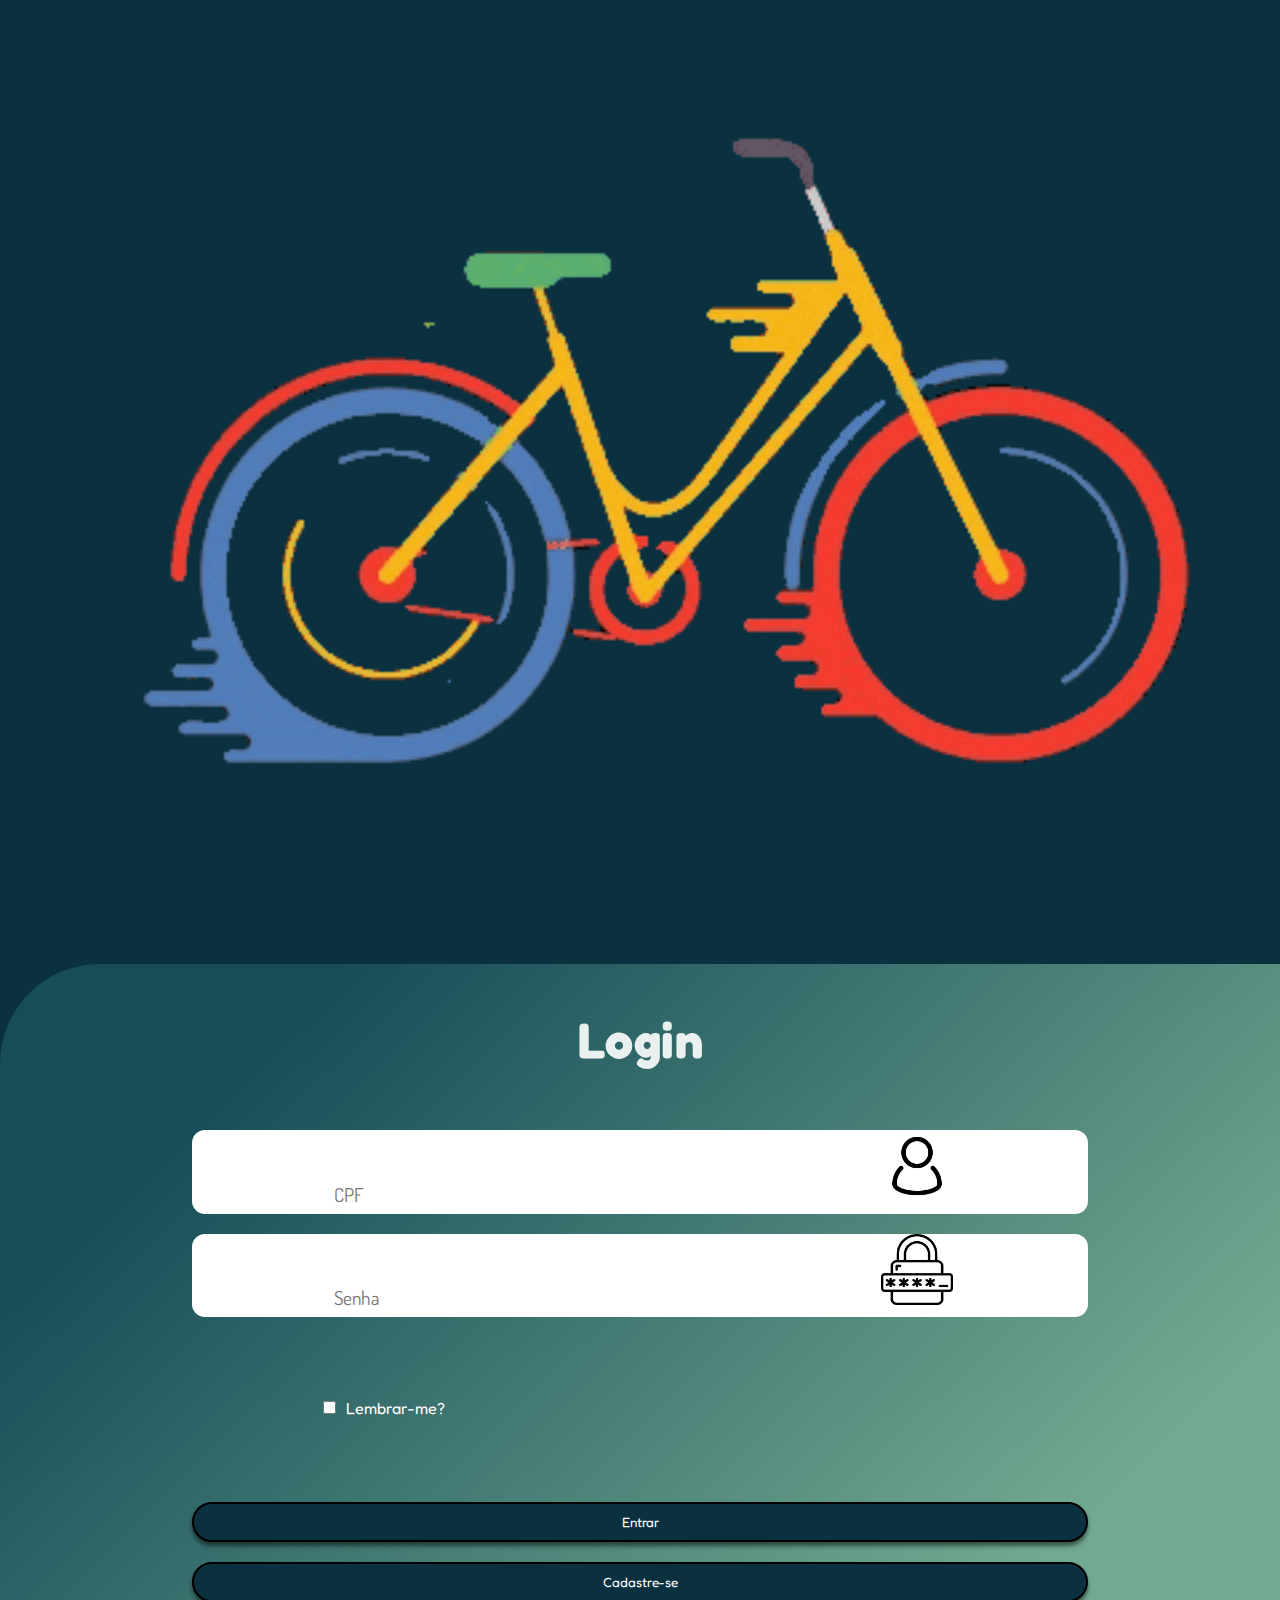
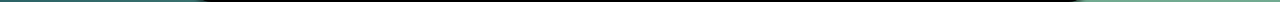
<file: projeto_upx/index.html>
<!DOCTYPE html>
<html lang="pt">
<head>
    <meta charset="UTF-8">
    <meta http-equiv="X-UA-Compatible" content="IE=edge">
    <meta name="viewport" content="width=device-width, initial-scale=1.0">
    <title>Integra Bike</title>
    <link rel="stylesheet" href="css\logIntegraBike.css">
    <link rel="preconnect" href="https://fonts.googleapis.com">
    <link rel="preconnect" href="https://fonts.gstatic.com" crossorigin>
<link href="https://fonts.googleapis.com/css2?family=Fredoka+One&display=swap" rel="stylesheet">
<script src="http://code.jquery.com/jquery-1.11.0.min.js"></script>
<script src="script\LogIn.js"></script>
</head>

<body>
    <div  class = "container" id="fundoB">
    <div>
        <img id='gifhome' src="midia\gifs-de-bike-e-bicicletas-0-unscreen.gif">
    </div>

    <div  id="fundoA">
        <div id = "titulodiv">
        <H1 id="titulo">Login</H1>
    </div>
        <form action="">
        
            <div id="maindiv" >
                <!--caixas de textos para email e senha-->
                <div >
                    <div class = "infos" >
                        <input id= "cpfpassado"  class="input" type="text" placeholder="CPF" >
                        <img class = 'imgtext' width="8%" src="midia\user.png" alt="">
                    </div>
                </div>
         
                <div>
                    <div class="infos">
                        <input   id="senhapassado" class = 'input' type="password" placeholder="Senha" >
                        <img class = ' imgtext ' width="8%" src="midia\senha.png" alt="">
                    </div>
                </div> 
        
                <!--checkbox lembrar-->
                <div id = "salvardiv"><input  id="salvar" type="checkbox" ><label style="font-family: 'Fredoka One', cursive; color: white;" for="salvar">Lembrar-me?</label></div>
              
                <!--botoes de cadastro e para entrar-->
                <div class = "botaodiv">
                        <input id="entrarbotao" class="botao" type="submit"  value="Entrar"  >
                </div>
                <div class = "botaodiv" >
                    <input id="cadastrobotao" class="botao" type="button" value="Cadastre-se" >
                </div>
               


                
                
            </div>
        <!--mexer nos icones das infos para eles ficarem responsivos tb-->
            </form>
    
    </div>
</div> 


    
</body>
</html>
</file>
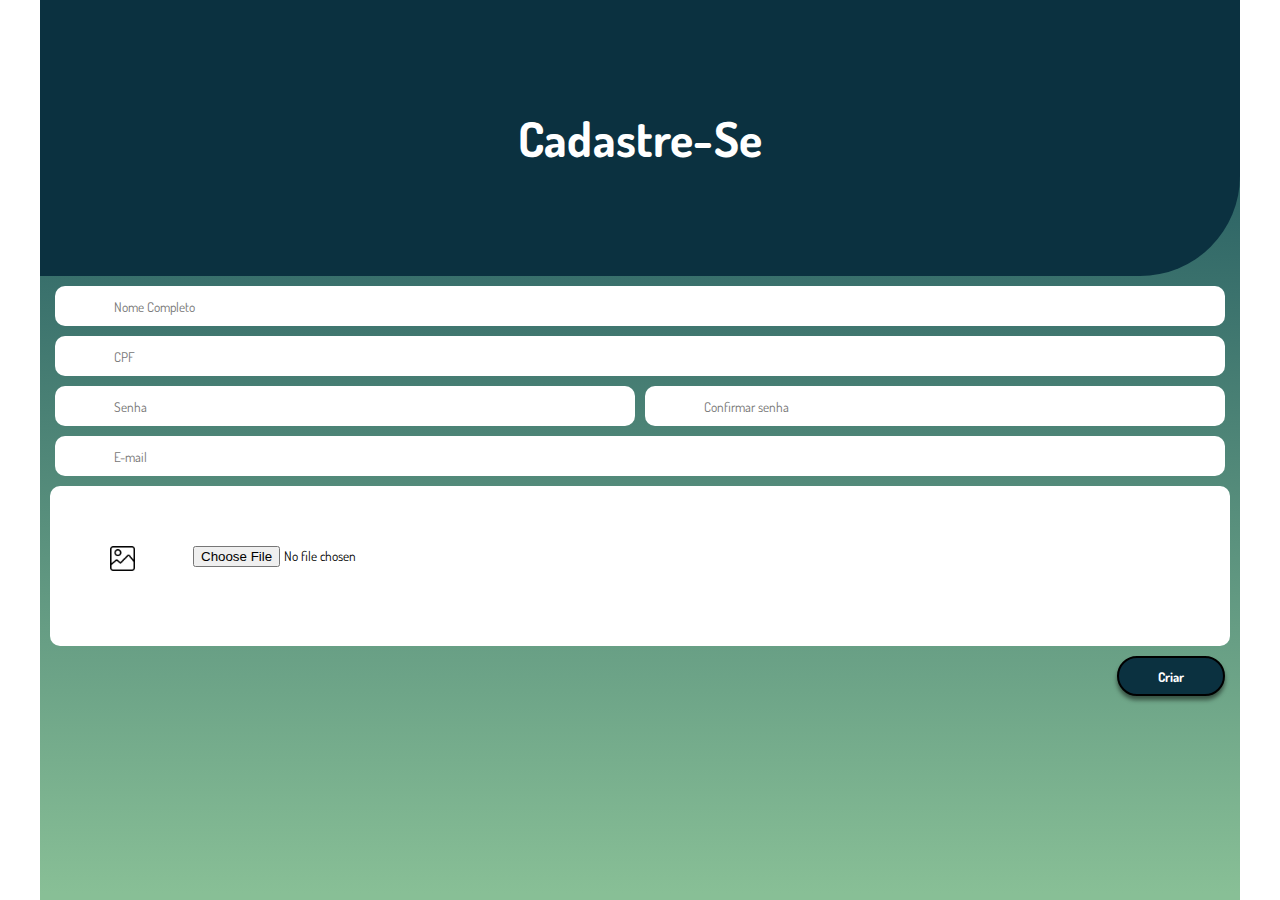
<file: projeto_upx/Cadastro.html>
<!DOCTYPE html>
<html lang="pt-br">
<head>
    <meta charset="UTF-8">
    <meta http-equiv="X-UA-Compatible" content="IE=edge">
    <meta name="viewport" content="width=device-width, initial-scale=1.0">

    <link rel="stylesheet" type="text/css" href="css/styleCadastro.css">

    <script src="http://code.jquery.com/jquery-1.11.0.min.js"></script>
     <script src="script/cadastro.js"></script>

    <title>Document</title>
</head>
<body>

    <div class="container">
        <div class="card-title">
            <p>Cadastre-se</p>
        </div>
        <div class="form-cadastro">
            <form action="#" id="cadastrar">
                <div class="item-form">
                    <input type="text" id="nome" name="nome" placeholder="Nome Completo"> 
                </div>
                <div class="item-form">
                    <input type="text" id="cpf" name="cpf" placeholder="CPF"> 
                </div>
                <div class="item-form">     
                    <input type="text" id="senha" name="senha" placeholder="Senha">
                    <input type="text" id="confirmarsenha" name="confirmarsenha" placeholder="Confirmar senha">
                </div>
                <div class="item-form">     
                    <input type="text" id="email" name="email" placeholder="E-mail" >
                </div>
                <div class="item-form" style="background-color: white; padding: 5%; border-radius: 10px;" >
                    <img  src="midia/image.png" width="25" height="25" >  
                    <input type="file" id="foto" name="foto" placeholder="Foto de perfil" accept="image/ ">
                </div>
                <div id ="custom-file-input" class="item-form" style="justify-content: right;">
                    <button type="submit" class="btn" id="btn-cad">Criar</button>
                </div>
            </form>
        </div>
    </div>


   
</body>
</html>
</file>
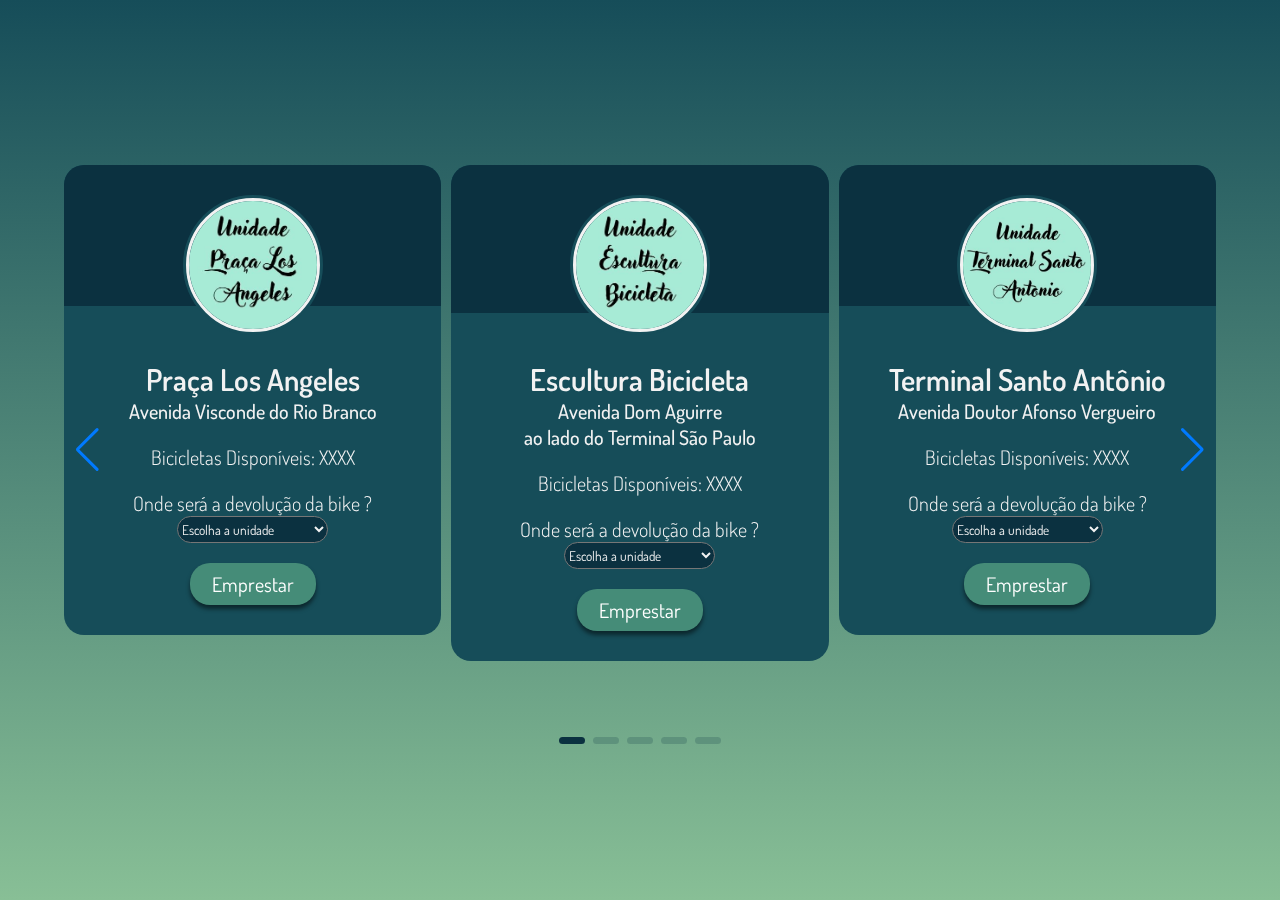
<file: projeto_upx/pag_aluguel.html>
<!DOCTYPE html>
<html lang="pt-BR">
<head>
    <meta charset="UTF-8">
    <meta http-equiv="X-UA-Compatible" content="IE=edge">
    <meta name="viewport" content="width=device-width, initial-scale=1.0">
    <title>Empréstimo</title>
    <!--CSS-->
    <link rel="stylesheet" href="css\stilo_aluguel.css">
    <!--SWIPER -->
    <link rel="stylesheet" href="https://cdn.jsdelivr.net/npm/swiper/swiper-bundle.min.css" />
    <script src="http://code.jquery.com/jquery-1.11.0.min.js"></script>
    <script src="script/mostraBicicleta.js"></script>
</head>
<body>
        <section>

            <div class="swiper mySwiper container">
                <div class="swiper-wrapper conteudo">
                    
                    <!--INICIO DAS UNIDADES-->
                    <div class="swiper-slide cards">
                        <div class="conteudo_cards">
                            <div class="imagem">
                                <img src="midia/praca_los_angeles.png" alt="Praça Los Angeles">
                            </div>
                            <div class="nome_endereco">
                                <span class="nome">Praça Los Angeles</span>
                                <span class="endereco">Avenida Visconde do Rio Branco</span>
                                <span class="bikes_disponiveis">Bicicletas Disponíveis: XXXX</span>
                                <span class="local_devolucao">Onde será a devolução da bike ?</span>
                                <div class="select">
                                    <select name="format" id="format">
                                        <option selected disabled>Escolha a unidade</option>
                                        <option value="praca_los_angeles">Praça Los Angeles</option>
                                        <option value="escultura_bicicleta">Escultura Bicicleta</option>
                                        <option value="terminal_santo_antonio">Terminal Santo Antônio</option>
                                        <option value="bombeiros">Bombeiros</option>
                                        <option value="parque_das_aguas">Parque das Águas</option>
                                        <option value="paco_municipal">Paço Municipal</option>
                                        <option value="uph_zona_norte">UPH Zona Norte</option>
                                        <option value="maria_antonia_prado">Maria Antônia Prado</option>
                                        <option value="shopping_cidade">Shopping Cidade</option>
                                        <option value="casa_do_cidadao_ipanema">Casa do Cidadão Ipanema</option>
                                        <option value="terminal_sao_bento">Terminal São Bento</option>
                                        <option value="trujilo">Trujilo</option>
                                        <option value="wanel_ville">Wanel Ville</option>
                                        <option value="parque_dos_espanhois">Parque dos Espanhóis</option>
                                        <option value="parque_do_campolim">Parque do Campolim</option>
                                    </select>
                                </div>
                            </div>

                            <div class="botao">
                                <button class="emprestar"><a style="text-decoration: none ;color: white;" href="Home.html"> Empresta</a>r</button>
                            </div>
                        </div>
                    </div>

                    <div class="swiper-slide cards">
                        <div class="conteudo_cards">
                            <div class="imagem">
                                <img src="midia/escultura_bicicleta.png" alt="Escultura Bicicleta">
                            </div>

                            <div class="nome_endereco">
                                <span class="nome">Escultura Bicicleta</span>
                                <span class="endereco">Avenida Dom Aguirre</span>
                                <span class="endereco">ao lado do Terminal São Paulo</span>
                                <span class="bikes_disponiveis">Bicicletas Disponíveis: XXXX</span>
                                <span class="local_devolucao">Onde será a devolução da bike ?</span>
                                <div class="select">
                                    <select name="format" id="format">
                                        <option selected disabled>Escolha a unidade</option>
                                        <option value="praca_los_angeles">Praça Los Angeles</option>
                                        <option value="escultura_bicicleta">Escultura Bicicleta</option>
                                        <option value="terminal_santo_antonio">Terminal Santo Antônio</option>
                                        <option value="bombeiros">Bombeiros</option>
                                        <option value="parque_das_aguas">Parque das Águas</option>
                                        <option value="paco_municipal">Paço Municipal</option>
                                        <option value="uph_zona_norte">UPH Zona Norte</option>
                                        <option value="maria_antonia_prado">Maria Antônia Prado</option>
                                        <option value="shopping_cidade">Shopping Cidade</option>
                                        <option value="casa_do_cidadao_ipanema">Casa do Cidadão Ipanema</option>
                                        <option value="terminal_sao_bento">Terminal São Bento</option>
                                        <option value="trujilo">Trujilo</option>
                                        <option value="wanel_ville">Wanel Ville</option>
                                        <option value="parque_dos_espanhois">Parque dos Espanhóis</option>
                                        <option value="parque_do_campolim">Parque do Campolim</option>
                                    </select>
                                </div>
                            </div>

                            <div class="botao">
                                <button class="emprestar" ><a style="text-decoration: none;color:white" href="Home.html">Emprestar</a></button>
                            </div>
                        </div>
                    </div>

                    <div class="swiper-slide cards">
                        <div class="conteudo_cards">
                            <div class="imagem">
                                <img src="midia/terminal_santo_antonio.png" alt="Terminal Santo Antônio">
                            </div>

                            <div class="nome_endereco">
                                <span class="nome">Terminal Santo Antônio</span>
                                <span class="endereco">Avenida Doutor Afonso Vergueiro</span>
                                <span class="bikes_disponiveis">Bicicletas Disponíveis: XXXX</span>
                                <span class="local_devolucao">Onde será a devolução da bike ?</span>
                                <div class="select">
                                    <select name="format" id="format">
                                        <option selected disabled>Escolha a unidade</option>
                                        <option value="praca_los_angeles">Praça Los Angeles</option>
                                        <option value="escultura_bicicleta">Escultura Bicicleta</option>
                                        <option value="terminal_santo_antonio">Terminal Santo Antônio</option>
                                        <option value="bombeiros">Bombeiros</option>
                                        <option value="parque_das_aguas">Parque das Águas</option>
                                        <option value="paco_municipal">Paço Municipal</option>
                                        <option value="uph_zona_norte">UPH Zona Norte</option>
                                        <option value="maria_antonia_prado">Maria Antônia Prado</option>
                                        <option value="shopping_cidade">Shopping Cidade</option>
                                        <option value="casa_do_cidadao_ipanema">Casa do Cidadão Ipanema</option>
                                        <option value="terminal_sao_bento">Terminal São Bento</option>
                                        <option value="trujilo">Trujilo</option>
                                        <option value="wanel_ville">Wanel Ville</option>
                                        <option value="parque_dos_espanhois">Parque dos Espanhóis</option>
                                        <option value="parque_do_campolim">Parque do Campolim</option>
                                    </select>
                                </div>
                            </div>

                            <div class="botao">
                                <button class="emprestar" ><a style="text-decoration: none;color:white" href="Home.html">Emprestar</a></button>
                            </div>
                        </div>
                    </div>

                    <div class="swiper-slide cards">
                        <div class="conteudo_cards">
                            <div class="imagem">
                                <img src="midia/bombeiros.png" alt="Unidade Bombeiros">
                            </div>

                            <div class="nome_endereco">
                                <span class="nome">Bombeiros</span>
                                <span class="endereco">Avenida Dom Aguirre</span>
                                <span class="endereco">próximo ao Corpo de Bombeiros</span>
                                <span class="bikes_disponiveis">Bicicletas Disponíveis: XXXX</span>
                                <span class="local_devolucao">Onde será a devolução da bike ?</span>
                                <div class="select">
                                    <select name="format" id="format">
                                        <option selected disabled>Escolha a unidade</option>
                                        <option value="praca_los_angeles">Praça Los Angeles</option>
                                        <option value="escultura_bicicleta">Escultura Bicicleta</option>
                                        <option value="terminal_santo_antonio">Terminal Santo Antônio</option>
                                        <option value="bombeiros">Bombeiros</option>
                                        <option value="parque_das_aguas">Parque das Águas</option>
                                        <option value="paco_municipal">Paço Municipal</option>
                                        <option value="uph_zona_norte">UPH Zona Norte</option>
                                        <option value="maria_antonia_prado">Maria Antônia Prado</option>
                                        <option value="shopping_cidade">Shopping Cidade</option>
                                        <option value="casa_do_cidadao_ipanema">Casa do Cidadão Ipanema</option>
                                        <option value="terminal_sao_bento">Terminal São Bento</option>
                                        <option value="trujilo">Trujilo</option>
                                        <option value="wanel_ville">Wanel Ville</option>
                                        <option value="parque_dos_espanhois">Parque dos Espanhóis</option>
                                        <option value="parque_do_campolim">Parque do Campolim</option>
                                    </select>
                                </div>
                            </div>

                            <div class="botao">
                                <button class="emprestar" ><a style="text-decoration: none;color:white" href="Home.html">Emprestar</a></button>
                            </div>
                        </div>
                    </div>

                    <div class="swiper-slide cards">
                        <div class="conteudo_cards">
                            <div class="imagem">
                                <img src="midia/parque_das_aguas.png" alt="Parque das Águas">
                            </div>

                            <div class="nome_endereco">
                                <span class="nome">Parque das Águas</span>
                                <span class="endereco">Avenida Dom Aguirre</span>
                                <span class="bikes_disponiveis">Bicicletas Disponíveis: XXXX</span>
                                <span class="local_devolucao">Onde será a devolução da bike ?</span>
                                <div class="select">
                                    <select name="format" id="format">
                                        <option selected disabled>Escolha a unidade</option>
                                        <option value="praca_los_angeles">Praça Los Angeles</option>
                                        <option value="escultura_bicicleta">Escultura Bicicleta</option>
                                        <option value="terminal_santo_antonio">Terminal Santo Antônio</option>
                                        <option value="bombeiros">Bombeiros</option>
                                        <option value="parque_das_aguas">Parque das Águas</option>
                                        <option value="paco_municipal">Paço Municipal</option>
                                        <option value="uph_zona_norte">UPH Zona Norte</option>
                                        <option value="maria_antonia_prado">Maria Antônia Prado</option>
                                        <option value="shopping_cidade">Shopping Cidade</option>
                                        <option value="casa_do_cidadao_ipanema">Casa do Cidadão Ipanema</option>
                                        <option value="terminal_sao_bento">Terminal São Bento</option>
                                        <option value="trujilo">Trujilo</option>
                                        <option value="wanel_ville">Wanel Ville</option>
                                        <option value="parque_dos_espanhois">Parque dos Espanhóis</option>
                                        <option value="parque_do_campolim">Parque do Campolim</option>
                                    </select>
                                </div>
                            </div>

                            <div class="botao">
                                <button class="emprestar" ><a style="text-decoration: none;color:white" href="Home.html">Emprestar</a></button>
                            </div>
                        </div>
                    </div>

                    <div class="swiper-slide cards">
                        <div class="conteudo_cards">
                            <div class="imagem">
                                <img src="midia/paco_municipal.png" alt="Paço Municipal">
                            </div>

                            <div class="nome_endereco">
                                <span class="nome">Paço Municipal</span>
                                <span class="endereco">próximo ao Teatro Municipal</span>
                                <span class="endereco">Teotonio Vilela</span>
                                <span class="bikes_disponiveis">Bicicletas Disponíveis: XXXX</span>
                                <span class="local_devolucao">Onde será a devolução da bike ?</span>
                                <div class="select">
                                    <select name="format" id="format">
                                        <option selected disabled>Escolha a unidade</option>
                                        <option value="praca_los_angeles">Praça Los Angeles</option>
                                        <option value="escultura_bicicleta">Escultura Bicicleta</option>
                                        <option value="terminal_santo_antonio">Terminal Santo Antônio</option>
                                        <option value="bombeiros">Bombeiros</option>
                                        <option value="parque_das_aguas">Parque das Águas</option>
                                        <option value="paco_municipal">Paço Municipal</option>
                                        <option value="uph_zona_norte">UPH Zona Norte</option>
                                        <option value="maria_antonia_prado">Maria Antônia Prado</option>
                                        <option value="shopping_cidade">Shopping Cidade</option>
                                        <option value="casa_do_cidadao_ipanema">Casa do Cidadão Ipanema</option>
                                        <option value="terminal_sao_bento">Terminal São Bento</option>
                                        <option value="trujilo">Trujilo</option>
                                        <option value="wanel_ville">Wanel Ville</option>
                                        <option value="parque_dos_espanhois">Parque dos Espanhóis</option>
                                        <option value="parque_do_campolim">Parque do Campolim</option>
                                    </select>
                                </div>
                            </div>

                            <div class="botao">
                                <button class="emprestar" ><a style="text-decoration: none;color:white" href="Home.html">Emprestar</a></button>
                            </div>
                        </div>
                    </div>

                    <div class="swiper-slide cards">
                        <div class="conteudo_cards">
                            <div class="imagem">
                                <img src="midia/uph_zona_norte.png" alt="UPH Zona Norte">
                            </div>

                            <div class="nome_endereco">
                                <span class="nome">Unidade Pré-Hospitalar (UPH)</span>
                                <span class="nome">Zona Norte</span>
                                <span class="endereco">Avenida Itavuvu</span>
                                <span class="bikes_disponiveis">Bicicletas Disponíveis: XXXX</span>
                                <span class="local_devolucao">Onde será a devolução da bike ?</span>
                                <div class="select">
                                    <select name="format" id="format">
                                        <option selected disabled>Escolha a unidade</option>
                                        <option value="praca_los_angeles">Praça Los Angeles</option>
                                        <option value="escultura_bicicleta">Escultura Bicicleta</option>
                                        <option value="terminal_santo_antonio">Terminal Santo Antônio</option>
                                        <option value="bombeiros">Bombeiros</option>
                                        <option value="parque_das_aguas">Parque das Águas</option>
                                        <option value="paco_municipal">Paço Municipal</option>
                                        <option value="uph_zona_norte">UPH Zona Norte</option>
                                        <option value="maria_antonia_prado">Maria Antônia Prado</option>
                                        <option value="shopping_cidade">Shopping Cidade</option>
                                        <option value="casa_do_cidadao_ipanema">Casa do Cidadão Ipanema</option>
                                        <option value="terminal_sao_bento">Terminal São Bento</option>
                                        <option value="trujilo">Trujilo</option>
                                        <option value="wanel_ville">Wanel Ville</option>
                                        <option value="parque_dos_espanhois">Parque dos Espanhóis</option>
                                        <option value="parque_do_campolim">Parque do Campolim</option>
                                    </select>
                                </div>
                            </div>

                            <div class="botao">
                                <button class="emprestar" ><a style="text-decoration: none;color:white" href="Home.html">Emprestar</a></button>
                            </div>
                        </div>
                    </div>

                    <div class="swiper-slide cards">
                        <div class="conteudo_cards">
                            <div class="imagem">
                                <img src="midia/maria_antonia_prado.png" alt="Maria Antonia Prado">
                            </div>

                            <div class="nome_endereco">
                                <span class="nome">Maria Antonia Prado</span>
                                <span class="endereco">Avenida Itavuvu, 2.560</span>
                                <span class="bikes_disponiveis">Bicicletas Disponíveis: XXXX</span>
                                <span class="local_devolucao">Onde será a devolução da bike ?</span>
                                <div class="select">
                                    <select name="format" id="format">
                                        <option selected disabled>Escolha a unidade</option>
                                        <option value="praca_los_angeles">Praça Los Angeles</option>
                                        <option value="escultura_bicicleta">Escultura Bicicleta</option>
                                        <option value="terminal_santo_antonio">Terminal Santo Antônio</option>
                                        <option value="bombeiros">Bombeiros</option>
                                        <option value="parque_das_aguas">Parque das Águas</option>
                                        <option value="paco_municipal">Paço Municipal</option>
                                        <option value="uph_zona_norte">UPH Zona Norte</option>
                                        <option value="maria_antonia_prado">Maria Antônia Prado</option>
                                        <option value="shopping_cidade">Shopping Cidade</option>
                                        <option value="casa_do_cidadao_ipanema">Casa do Cidadão Ipanema</option>
                                        <option value="terminal_sao_bento">Terminal São Bento</option>
                                        <option value="trujilo">Trujilo</option>
                                        <option value="wanel_ville">Wanel Ville</option>
                                        <option value="parque_dos_espanhois">Parque dos Espanhóis</option>
                                        <option value="parque_do_campolim">Parque do Campolim</option>
                                    </select>
                                </div>
                            </div>

                            <div class="botao">
                                <button class="emprestar" ><a style="text-decoration: none;color:white" href="Home.html">Emprestar</a></button>
                            </div>
                        </div>
                    </div>

                    <div class="swiper-slide cards">
                        <div class="conteudo_cards">
                            <div class="imagem">
                                <img src="midia/shopping_cidade.png" alt="Unidade Shopping Cidade">
                            </div>

                            <div class="nome_endereco">
                                <span class="nome">Shopping Cidade</span>
                                <span class="endereco">Avenida Itavuvu, 3.240</span>
                                <span class="bikes_disponiveis">Bicicletas Disponíveis: XXXX</span>
                                <span class="local_devolucao">Onde será a devolução da bike ?</span>
                                <div class="select">
                                    <select name="format" id="format">
                                        <option selected disabled>Escolha a unidade</option>
                                        <option value="praca_los_angeles">Praça Los Angeles</option>
                                        <option value="escultura_bicicleta">Escultura Bicicleta</option>
                                        <option value="terminal_santo_antonio">Terminal Santo Antônio</option>
                                        <option value="bombeiros">Bombeiros</option>
                                        <option value="parque_das_aguas">Parque das Águas</option>
                                        <option value="paco_municipal">Paço Municipal</option>
                                        <option value="uph_zona_norte">UPH Zona Norte</option>
                                        <option value="maria_antonia_prado">Maria Antônia Prado</option>
                                        <option value="shopping_cidade">Shopping Cidade</option>
                                        <option value="casa_do_cidadao_ipanema">Casa do Cidadão Ipanema</option>
                                        <option value="terminal_sao_bento">Terminal São Bento</option>
                                        <option value="trujilo">Trujilo</option>
                                        <option value="wanel_ville">Wanel Ville</option>
                                        <option value="parque_dos_espanhois">Parque dos Espanhóis</option>
                                        <option value="parque_do_campolim">Parque do Campolim</option>
                                    </select>
                                </div>
                            </div>

                            <div class="botao">
                                <button class="emprestar" ><a style="text-decoration: none;color:white" href="Home.html">Emprestar</a></button>
                            </div>
                        </div>
                    </div>

                    <div class="swiper-slide cards">
                        <div class="conteudo_cards">
                            <div class="imagem">
                                <img src="midia/casa_do_cidadao_ipanema.png" alt="Casa do Cidadao Ipanema">
                            </div>

                            <div class="nome_endereco">
                                <span class="nome">Casa do Cidadão Ipanema</span>
                                <span class="endereco">Avenida Ipanema, 3.300</span>
                                <span class="bikes_disponiveis">Bicicletas Disponíveis: XXXX</span>
                                <span class="local_devolucao">Onde será a devolução da bike ?</span>
                                <div class="select">
                                    <select name="format" id="format">
                                        <option selected disabled>Escolha a unidade</option>
                                        <option value="praca_los_angeles">Praça Los Angeles</option>
                                        <option value="escultura_bicicleta">Escultura Bicicleta</option>
                                        <option value="terminal_santo_antonio">Terminal Santo Antônio</option>
                                        <option value="bombeiros">Bombeiros</option>
                                        <option value="parque_das_aguas">Parque das Águas</option>
                                        <option value="paco_municipal">Paço Municipal</option>
                                        <option value="uph_zona_norte">UPH Zona Norte</option>
                                        <option value="maria_antonia_prado">Maria Antônia Prado</option>
                                        <option value="shopping_cidade">Shopping Cidade</option>
                                        <option value="casa_do_cidadao_ipanema">Casa do Cidadão Ipanema</option>
                                        <option value="terminal_sao_bento">Terminal São Bento</option>
                                        <option value="trujilo">Trujilo</option>
                                        <option value="wanel_ville">Wanel Ville</option>
                                        <option value="parque_dos_espanhois">Parque dos Espanhóis</option>
                                        <option value="parque_do_campolim">Parque do Campolim</option>
                                    </select>
                                </div>
                            </div>

                            <div class="botao">
                                <button class="emprestar" ><a style="text-decoration: none;color:white" href="Home.html">Emprestar</a></button>
                            </div>
                        </div>
                    </div>

                    <div class="swiper-slide cards">
                        <div class="conteudo_cards">
                            <div class="imagem">
                                <img src="midia/sao_bento.png" alt="Unidade Terminal Sao Bento">
                            </div>

                            <div class="nome_endereco">
                                <span class="nome">Terminal São Bento</span>
                                <span class="endereco">Rua Comendador Genésio Rodrigues</span>
                                <span class="endereco">em frente à estação do BRT</span>
                                <span class="bikes_disponiveis">Bicicletas Disponíveis: XXXX</span>
                                <span class="local_devolucao">Onde será a devolução da bike ?</span>
                                <div class="select">
                                    <select name="format" id="format">
                                        <option selected disabled>Escolha a unidade</option>
                                        <option value="praca_los_angeles">Praça Los Angeles</option>
                                        <option value="escultura_bicicleta">Escultura Bicicleta</option>
                                        <option value="terminal_santo_antonio">Terminal Santo Antônio</option>
                                        <option value="bombeiros">Bombeiros</option>
                                        <option value="parque_das_aguas">Parque das Águas</option>
                                        <option value="paco_municipal">Paço Municipal</option>
                                        <option value="uph_zona_norte">UPH Zona Norte</option>
                                        <option value="maria_antonia_prado">Maria Antônia Prado</option>
                                        <option value="shopping_cidade">Shopping Cidade</option>
                                        <option value="casa_do_cidadao_ipanema">Casa do Cidadão Ipanema</option>
                                        <option value="terminal_sao_bento">Terminal São Bento</option>
                                        <option value="trujilo">Trujilo</option>
                                        <option value="wanel_ville">Wanel Ville</option>
                                        <option value="parque_dos_espanhois">Parque dos Espanhóis</option>
                                        <option value="parque_do_campolim">Parque do Campolim</option>
                                    </select>
                                </div>
                            </div>

                            <div class="botao">
                                <button class="emprestar" ><a style="text-decoration: none;color:white" href="Home.html">Emprestar</a></button>
                            </div>
                        </div>
                    </div>

                    <div class="swiper-slide cards">
                        <div class="conteudo_cards">
                            <div class="imagem">
                                <img src="midia/trujilo.png" alt="Unidade trujilo">
                            </div>

                            <div class="nome_endereco">
                                <span class="nome">Trujilo</span>
                                <span class="endereco">Avenida General Osório</span>
                                <span class="endereco">próximo à UNITEN</span>
                                <span class="bikes_disponiveis">Bicicletas Disponíveis: XXXX</span>
                                <span class="local_devolucao">Onde será a devolução da bike ?</span>
                                <div class="select">
                                    <select name="format" id="format">
                                        <option selected disabled>Escolha a unidade</option>
                                        <option value="praca_los_angeles">Praça Los Angeles</option>
                                        <option value="escultura_bicicleta">Escultura Bicicleta</option>
                                        <option value="terminal_santo_antonio">Terminal Santo Antônio</option>
                                        <option value="bombeiros">Bombeiros</option>
                                        <option value="parque_das_aguas">Parque das Águas</option>
                                        <option value="paco_municipal">Paço Municipal</option>
                                        <option value="uph_zona_norte">UPH Zona Norte</option>
                                        <option value="maria_antonia_prado">Maria Antônia Prado</option>
                                        <option value="shopping_cidade">Shopping Cidade</option>
                                        <option value="casa_do_cidadao_ipanema">Casa do Cidadão Ipanema</option>
                                        <option value="terminal_sao_bento">Terminal São Bento</option>
                                        <option value="trujilo">Trujilo</option>
                                        <option value="wanel_ville">Wanel Ville</option>
                                        <option value="parque_dos_espanhois">Parque dos Espanhóis</option>
                                        <option value="parque_do_campolim">Parque do Campolim</option>
                                    </select>
                                </div>
                            </div>

                            <div class="botao">
                                <button class="emprestar" ><a style="text-decoration: none;color:white" href="Home.html">Emprestar</a></button>
                            </div>
                        </div>
                    </div>

                    <div class="swiper-slide cards">
                        <div class="conteudo_cards">
                            <div class="imagem">
                                <img src="midia/wanel_ville.png" alt="Unidade Wanel Ville">
                            </div>

                            <div class="nome_endereco">
                                <span class="nome">Wanel Ville</span>
                                <span class="endereco">Avenida Elias Maluf com</span>
                                <span class="endereco">Avenida Paulo Emanuel de Almeida</span>
                                <span class="bikes_disponiveis">Bicicletas Disponíveis: XXXX</span>
                                <span class="local_devolucao">Onde será a devolução da bike ?</span>
                                <div class="select">
                                    <select name="format" id="format">
                                        <option selected disabled>Escolha a unidade</option>
                                        <option value="praca_los_angeles">Praça Los Angeles</option>
                                        <option value="escultura_bicicleta">Escultura Bicicleta</option>
                                        <option value="terminal_santo_antonio">Terminal Santo Antônio</option>
                                        <option value="bombeiros">Bombeiros</option>
                                        <option value="parque_das_aguas">Parque das Águas</option>
                                        <option value="paco_municipal">Paço Municipal</option>
                                        <option value="uph_zona_norte">UPH Zona Norte</option>
                                        <option value="maria_antonia_prado">Maria Antônia Prado</option>
                                        <option value="shopping_cidade">Shopping Cidade</option>
                                        <option value="casa_do_cidadao_ipanema">Casa do Cidadão Ipanema</option>
                                        <option value="terminal_sao_bento">Terminal São Bento</option>
                                        <option value="trujilo">Trujilo</option>
                                        <option value="wanel_ville">Wanel Ville</option>
                                        <option value="parque_dos_espanhois">Parque dos Espanhóis</option>
                                        <option value="parque_do_campolim">Parque do Campolim</option>
                                    </select>
                                </div>
                            </div>

                            <div class="botao">
                                <button class="emprestar" ><a style="text-decoration: none;color:white" href="Home.html">Emprestar</a></button>
                            </div>
                        </div>
                    </div>

                    <div class="swiper-slide cards">
                        <div class="conteudo_cards">
                            <div class="imagem">
                                <img src="midia/parque_dos_espanhois.png" alt="Unidade Parque dos Espanhóis">
                            </div>

                            <div class="nome_endereco">
                                <span class="nome">Parque dos Espanhóis</span>
                                <span class="endereco">Doutor Campos Salles</span>
                                <span class="bikes_disponiveis">Bicicletas Disponíveis: XXXX</span>
                                <span class="local_devolucao">Onde será a devolução da bike ?</span>
                                <div class="select">
                                    <select name="format" id="format">
                                        <option selected disabled>Escolha a unidade</option>
                                        <option value="praca_los_angeles">Praça Los Angeles</option>
                                        <option value="escultura_bicicleta">Escultura Bicicleta</option>
                                        <option value="terminal_santo_antonio">Terminal Santo Antônio</option>
                                        <option value="bombeiros">Bombeiros</option>
                                        <option value="parque_das_aguas">Parque das Águas</option>
                                        <option value="paco_municipal">Paço Municipal</option>
                                        <option value="uph_zona_norte">UPH Zona Norte</option>
                                        <option value="maria_antonia_prado">Maria Antônia Prado</option>
                                        <option value="shopping_cidade">Shopping Cidade</option>
                                        <option value="casa_do_cidadao_ipanema">Casa do Cidadão Ipanema</option>
                                        <option value="terminal_sao_bento">Terminal São Bento</option>
                                        <option value="trujilo">Trujilo</option>
                                        <option value="wanel_ville">Wanel Ville</option>
                                        <option value="parque_dos_espanhois">Parque dos Espanhóis</option>
                                        <option value="parque_do_campolim">Parque do Campolim</option>
                                    </select>
                                </div>
                            </div>

                            <div class="botao">
                                <button class="emprestar" ><a style="text-decoration: none;color:white" href="Home.html">Emprestar</a></button>
                            </div>
                        </div>
                    </div>

                    <div class="swiper-slide cards">
                        <div class="conteudo_cards">
                            <div class="imagem">
                                <img src="midia/parque_campolim.png" alt="Unidade Parque do Campolim">
                            </div>

                            <div class="nome_endereco">
                                <span class="nome">Parque do Campolim</span>
                                <span class="endereco">Parque Carlos Alberto de Souza</span>
                                <span class="bikes_disponiveis">Bicicletas Disponíveis: XXXX</span>
                                <span class="local_devolucao">Onde será a devolução da bike ?</span>
                                <div class="select">
                                    <select name="format" id="format">
                                        <option selected disabled>Escolha a unidade</option>
                                        <option value="praca_los_angeles">Praça Los Angeles</option>
                                        <option value="escultura_bicicleta">Escultura Bicicleta</option>
                                        <option value="terminal_santo_antonio">Terminal Santo Antônio</option>
                                        <option value="bombeiros">Bombeiros</option>
                                        <option value="parque_das_aguas">Parque das Águas</option>
                                        <option value="paco_municipal">Paço Municipal</option>
                                        <option value="uph_zona_norte">UPH Zona Norte</option>
                                        <option value="maria_antonia_prado">Maria Antônia Prado</option>
                                        <option value="shopping_cidade">Shopping Cidade</option>
                                        <option value="casa_do_cidadao_ipanema">Casa do Cidadão Ipanema</option>
                                        <option value="terminal_sao_bento">Terminal São Bento</option>
                                        <option value="trujilo">Trujilo</option>
                                        <option value="wanel_ville">Wanel Ville</option>
                                        <option value="parque_dos_espanhois">Parque dos Espanhóis</option>
                                        <option value="parque_do_campolim">Parque do Campolim</option>
                                    </select>
                                </div>
                            </div>

                            <div class="botao">
                                <button class="emprestar" ><a style="text-decoration: none;color:white" href="Home.html">Emprestar</a></button>
                            </div>
                        </div>
                    </div>
                    <!--FIM DAS UNIDADES-->


                </div>

                <div class="swiper-button-next"></div>
                <div class="swiper-button-prev"></div>
                <div class="swiper-pagination"></div>

            </div>
        </section>

    
        <!--PRA FICAR RESPONSIVA-->
        <script src="https://ajax.googleapis.com/ajax/libs/jquery/3.6.0/jquery.min.js"></script>
        <!--JS DO SWIPER-->
        <script src="https://cdn.jsdelivr.net/npm/swiper/swiper-bundle.min.js"></script>
        <!--INICIALIZADOR DO SWIPER-->
        <script>
            var currentSlidesPerView;

            function updateSwiperSlides(windowWidth) {
                var totalSlidesPerView;
                if (windowWidth > 1000) {
                    totalSlidesPerView = 3;
                } 
                else if (windowWidth > 800) {
                    totalSlidesPerView = 2;
                }
                else {
                    totalSlidesPerView = 1;
                }

                if (currentSlidesPerView === totalSlidesPerView) return;
                    currentSlidesPerView = totalSlidesPerView;

                new Swiper('.mySwiper', {
                    slidesPerView: currentSlidesPerView,
                    spaceBetween: 10,
                    slidesPerGroup: currentSlidesPerView,
                    loop: true,
                    loopFillGroupWithBlank: false,
                    pagination: {
                        el: '.swiper-pagination',
                        clickable: true,
                        },
                    navigation: {
                        nextEl: '.swiper-button-next',
                        prevEl: '.swiper-button-prev',
                        },
                    });
            }

        //size
        $(document).ready(function () {
            windowWidth = $(window).width();
            updateSwiperSlides(windowWidth);

            //resize
            $(window).resize(function () {
                windowWidth = $(window).width();
                updateSwiperSlides(windowWidth);
            });
        });
    </script>

</body>
</html>
</file>
<file: projeto_upx/css/styleCadastro.css>
@import url('https://fonts.googleapis.com/css2?family=Dosis:wght@200;300;500;600&display=swap');
*{
    margin: 0;
    padding: 0;
    font-family: 'Dosis', sans-serif;
}

.container{
    background: linear-gradient(180deg, #164D59 0.79%, #88BF96 99.26%);
    max-width: 1200px;
    min-width: 300px;
    min-height: 100vh;
    margin: 0 auto;
    display: flex;
    flex-direction: column;
}

.card-title{
    background-color: #0B3140;
    display: flex;
    border-bottom-right-radius: 100px;
    font-family: 'Fredoka One', cursive;
    letter-spacing: 0.01em;
    text-transform: capitalize;

}
.card-title p{
    margin: 12vh 0;
    text-align: center;
    align-self: center;
    font-size: 48px;
    font-weight: bold;
    color: white;
    width: 100%;
}

.form-cadastro{
    flex-grow: 1;
    display: grid;
}

.item-form{
    display: flex;
    justify-content: center;
    margin: 10px;
    font-size: 120%;
    
}

.item-form input {
    width: 100%;
    height: 40px;
    border-radius: 10px;
    border: none;
    margin: 0 5px;
    padding: 0 5%;
    align-self: center;
}

.btn{
    color: white;
    height: 40px;
    width: 108px;
    border: 2px solid #000;
    border-radius: 20px;
    background-color: #0B3140;
    margin: 0 5px;
    font-weight:bold;
    box-shadow: 0px 4px 4px rgba(0, 0, 0, 0.5);
}
#letra-link{
    color: white;
    height: 40px;
    width: 108px;
    
    text-decoration: none;
    
    }

a:hover{

    color: #c4c4c46b;
    transition: 1000ms;
    border: solid #c4c4c46b 1px;
    border-radius: 8px;
    padding: 1%;

}
    
a:visited{
    color: white;
    height: 40px;
    width: 108px;
    
    text-decoration: none;
        
}
.error::placeholder{
    color: rgba(255, 0, 0, 0.692);
    border :  2px rgba(255, 0, 0, 0.534) solid;
    border-radius: 10px;
    padding: 2%;
}
</file>
